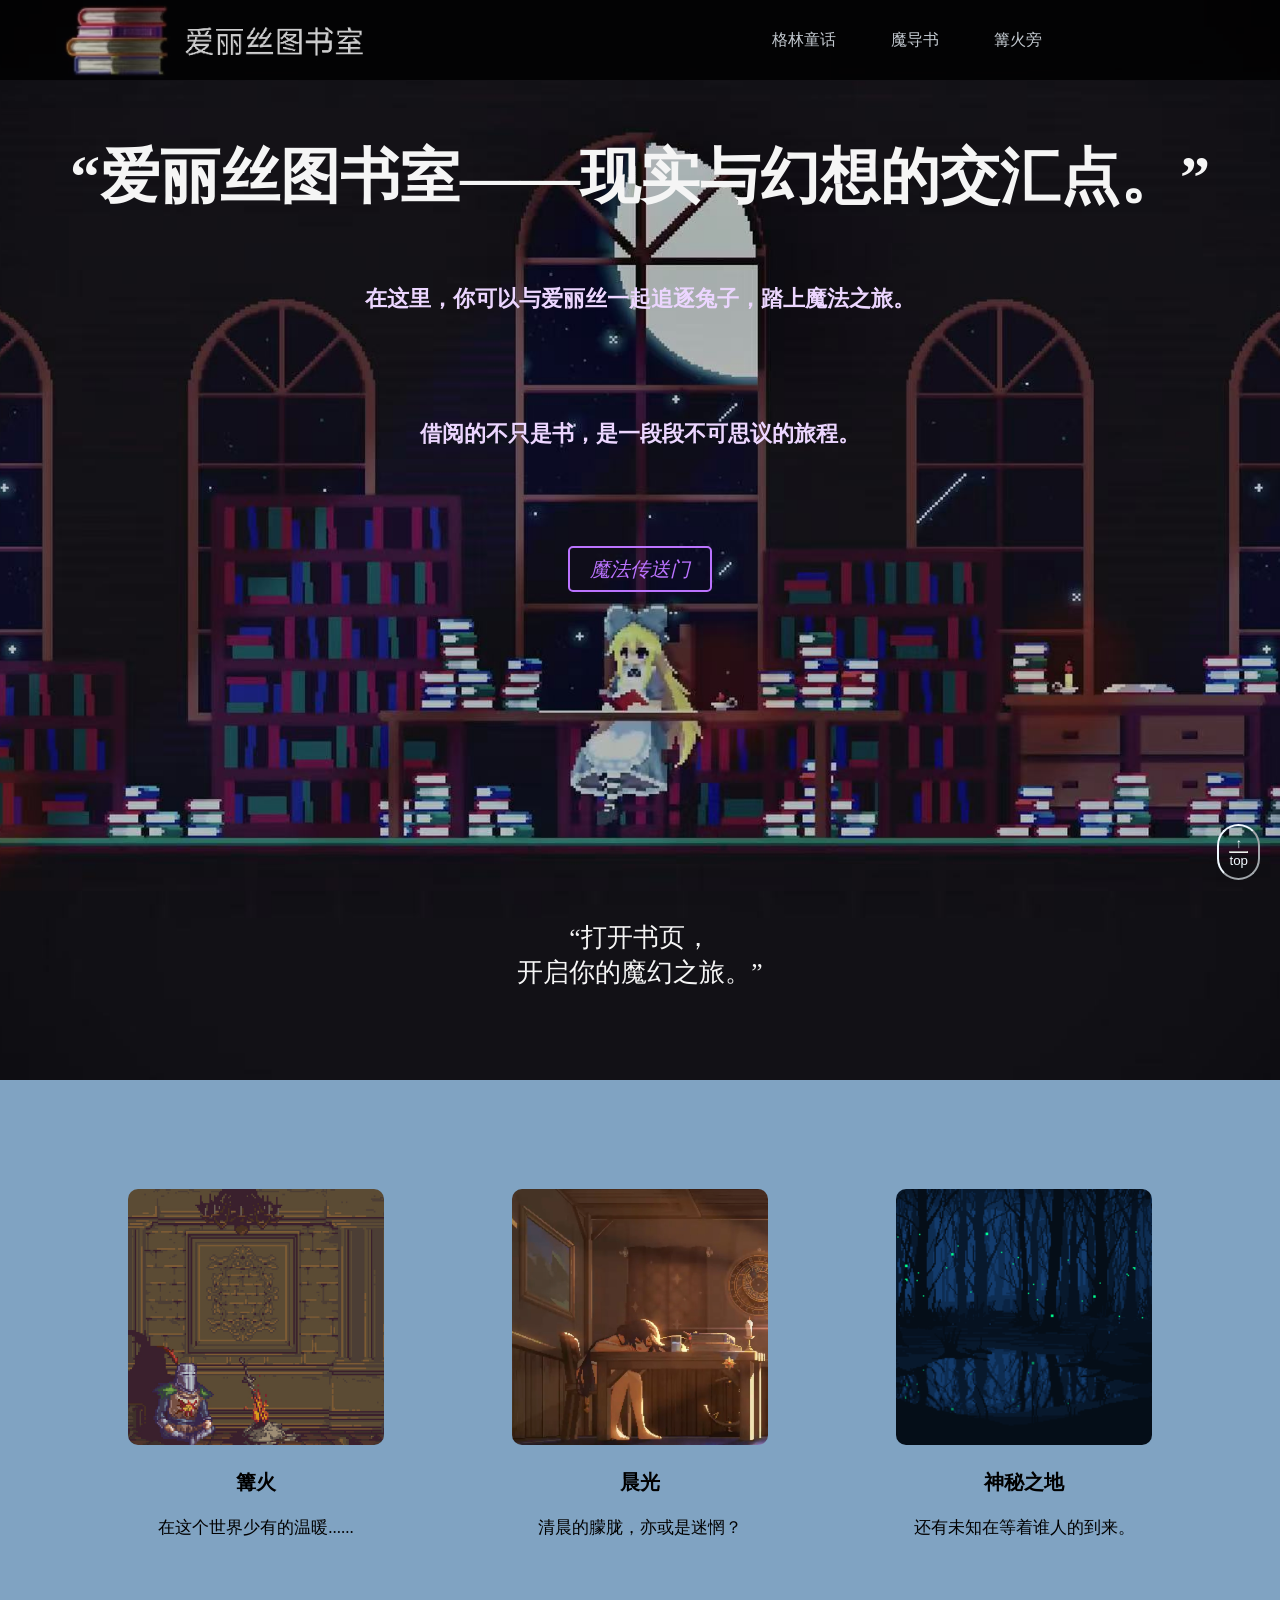
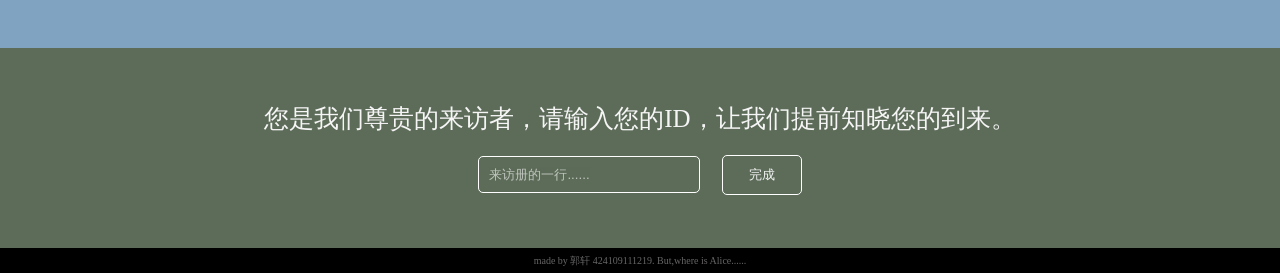
<file: index.html>
<!DOCTYPE html>
<html lang="zh-CN">
<head>
    <meta charset="UTF-8">
    <meta name="viewport" content="width=device-width, initial-scale=1.0">
    <title>爱丽丝图书室</title>
    <!-- 全局样式 + 首页专用样式 -->
    <link rel="stylesheet" href="./css/index.css">
    <link rel="stylesheet" href="./css/global.css">
</head>

<body>
  <!-- ========== 页眉（固定导航） ========== -->
  <header>  
    <!-- ========== 手机端汉堡菜单按钮 ========== -->
    <button class="menu" id="menuBtn">☰</button>
    <h1><a class="op" href="./index.html">爱丽丝图书室</a></h1>
    <nav>
      <ul>
        <li><a href="./pages/grimm.html">格林童话</a></li>
        <li><a href="./pages/grimoire.html">魔导书</a></li>
        <li><a href="./pages/bonfire.html">篝火旁</a></li>
        <!-- 彩蛋项：点击提示“不知为何握不住门把手” -->
        <li><a onclick="window.alert('不知为何握不住门把手')" class="checked">爱丽丝密室</a></li>
      </ul>
    </nav>
  </header>


  <!-- ========== 侧边栏抽屉（手机端显示） ========== -->
  <div class="sidebar" id="sidebar">
    <ul>
      <li><a href="./pages/grimm.html">格林童话</a></li>
      <li><a href="./pages/grimoire.html">魔导书</a></li>
      <li><a href="./pages/bonfire.html">篝火旁</a></li>
      <li><a onclick="window.alert('不知为何握不住门把手')" class="checked">爱丽丝密室</a></li>
    </ul>
  </div>
  <!-- 遮罩层：点击关闭侧边栏 -->
  <div class="overlay" id="overlay"></div>

  <main>
    <!-- 第一部分：英雄区 -->
    <section class="hero">
      <!-- 盒子1：主要文字内容 -->
      <div class="hero-text-box">
        <h2>“爱丽丝图书室——现实与幻想的交汇点。”</h2>
        <p class="hero-sub"><strong>在这里，你可以与爱丽丝一起追逐兔子，踏上魔法之旅。</strong></p>
        <p class="hero-sub"><strong>借阅的不只是书，是一段段不可思议的旅程。</strong></p>
        <p class="hero-link">
          <a target="_blank" href="https://mzh.moegirl.org.cn/%E7%88%B1%E4%B8%BD%E4%B8%9D(BLACK_SOULS)#"><em>魔法传送门</em></a>
        </p>
      </div>
      <!-- 盒子2：引语 -->
      <div class="hero-quote-box">
        <blockquote>“打开书页，<br>开启你的魔幻之旅。”</blockquote>
      </div>
    </section>

    <!-- 第三部分：特色卡片区 -->
    <section class="features">
      <div class="feature-card">
        <img src="./images/篝火.jpg" alt="篝火">
        <h3>篝火</h3>
        <p>在这个世界少有的温暖......</p>
      </div>
      <div class="feature-card">
        <img src="./images/莫娜.jpg" alt="清晨">
        <h3>晨光</h3>
        <p>清晨的朦胧，亦或是迷惘？</p>
      </div>
      <div class="feature-card">
        <img src="./images/萤火虫.gif" alt="萤火虫">
        <h3>神秘之地</h3>
        <p>还有未知在等着谁人的到来。</p>
      </div>
    </section>
  </main>

  <!-- 第四部分：来访者ID表单 -->
  <section class="visitor-form">
    <p>您是我们尊贵的来访者，请输入您的ID，让我们提前知晓您的到来。</p>
    <form>
      <input type="text" placeholder="来访册的一行......" required>
      <button type="submit">完成</button>
    </form>
  </section>

  <!-- 回到顶部按钮 -->
  <button class="menu2"><a href="#">&#x2191<hr>top</a></button>

  <!-- 页脚 -->
  <footer>
    <p>made by 郭轩 424109111219. But,where is Alice......</p>
  </footer>

  <!-- 侧边栏交互脚本 -->
  <script src="./js/sidebar.js"></script>
</body>
</html>
</file>
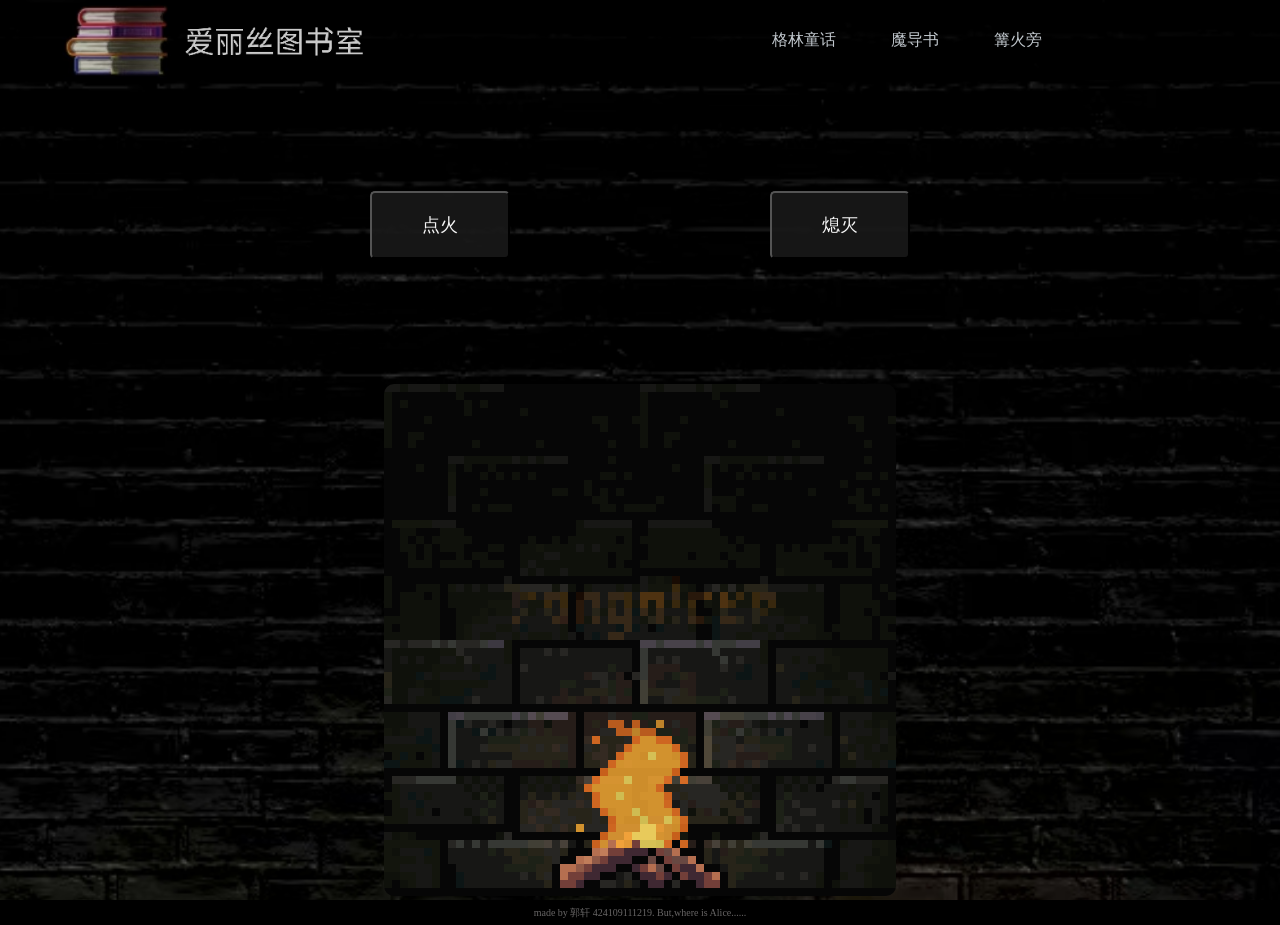
<file: pages/bonfire.html>
<!DOCTYPE html>
<html lang="zh-CN">
<head>
    <meta charset="UTF-8">
    <meta name="viewport" content="width=device-width, initial-scale=1.0">
    <title>篝火旁</title>
    <link rel="stylesheet" href="../css/bonfire.css">
    <link rel="stylesheet" href="../css/global.css">
</head>
<body class="body">
  <header> 
    <button class="menu" id="menuBtn">☰</button>
    <h1><a class="op" href="../index.html">爱丽丝图书室</a></h1>
    <nav>
      <ul>
        <li><a href="./grimm.html">格林童话</a></li>
        <li><a href="./grimoire.html">魔导书</a></li>
        <li><a href="./bonfire.html">篝火旁</a></li>
        <li><a onclick="window.alert('不知为何握不住门把手')" class="checked">爱丽丝密室</a></li>
      </ul>
    </nav>
  </header>


  <div class="sidebar" id="sidebar">
    <ul>
      <li><a href="./grimm.html">格林童话</a></li>
      <li><a href="./grimoire.html">魔导书</a></li>
      <li><a href="./bonfire.html">篝火旁</a></li>
      <li><a onclick="window.alert('不知为何握不住门把手')" class="checked">爱丽丝密室</a></li>
    </ul>
  </div>
  <div class="overlay" id="overlay"></div>

  <main>
    <section class="bonfire-top">
      <div>
        <button onclick="document.getElementById('fire').src='../images/篝火.gif'">点火</button>
        <button onclick="document.getElementById('fire').src='../images/灭.jpg'">熄灭</button>
      </div>
    </section>

    <section class="bonfire-bottom">
      <div class="bonfire-img">
        <img id="fire" src="../images/篝火.gif" alt="篝火">
      </div>
    </section>
  </main>

  <footer>
    <p>made by 郭轩 424109111219. But,where is Alice......</p>
  </footer>

  <script src="../js/sidebar.js"></script>
</body>
</html>
</file>
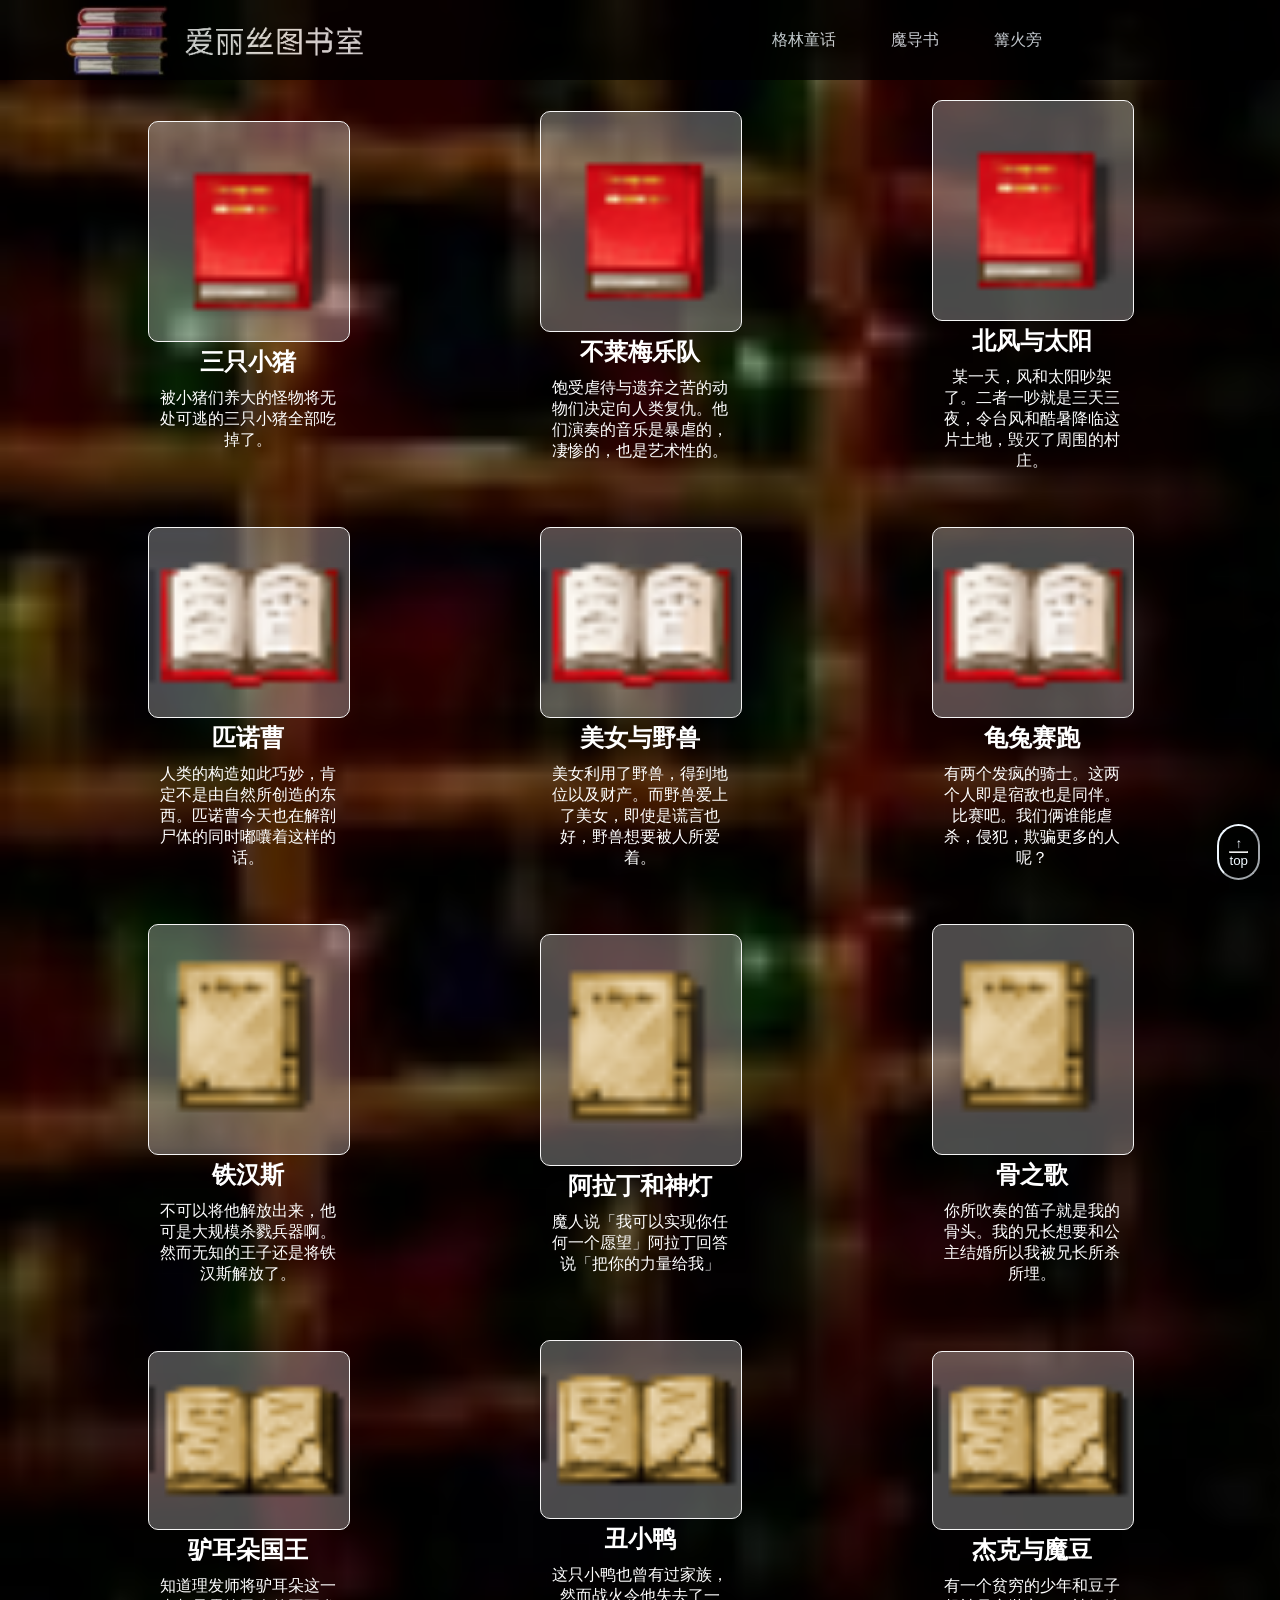
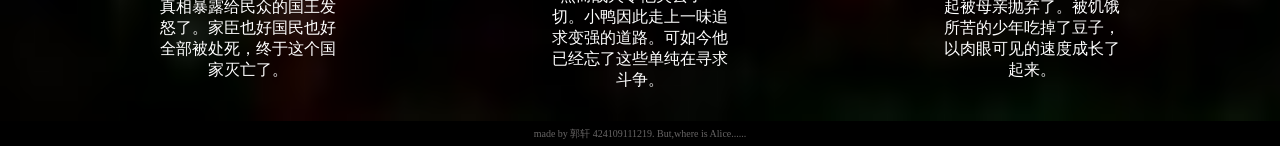
<file: pages/grimm.html>
<!DOCTYPE html>
<html lang="zh-CN">
<head>
    <meta charset="UTF-8">
    <meta name="viewport" content="width=device-width, initial-scale=1.0">
    <title>格林童话</title>
    <link rel="stylesheet" href="../css/grimm.css">
    <link rel="stylesheet" href="../css/global.css">
</head>
<body>
  <header>  
    <!-- 汉堡菜单按钮 -->
    <button class="menu" id="menuBtn">☰</button>
    <h1><a class="op" href="../index.html">爱丽丝图书室</a></h1>
    <nav>
      <ul>
        <li><a href="./grimm.html">格林童话</a></li>
        <li><a href="./grimoire.html">魔导书</a></li>
        <li><a href="./bonfire.html">篝火旁</a></li>
        <li><a onclick="window.alert('不知为何握不住门把手')" class="checked">爱丽丝密室</a></li>
      </ul>
    </nav>
  </header>

  

  <!-- 侧边栏抽屉 -->
  <div class="sidebar" id="sidebar">
    <ul>
      <li><a href="./grimm.html">格林童话</a></li>
      <li><a href="./grimoire.html">魔导书</a></li>
      <li><a href="./bonfire.html">篝火旁</a></li>
      <li><a onclick="window.alert('不知为何握不住门把手')" class="checked">爱丽丝密室</a></li>
    </ul>
  </div>
  <div class="overlay" id="overlay"></div>

  <!-- 主内容：原 .style0 → .grimm-bg -->
  <main class="grimm-bg">
    <!-- 第一行书籍（原 .style1） -->
    <section class="book-row-primary">
      <div>
        <img src="../images/书1.png" alt="book">
        <h2>三只小猪</h2>
        <p>被小猪们养大的怪物将无处可逃的三只小猪全部吃掉了。</p>
      </div>
      <div>
        <img src="../images/书1.png" alt="book">
        <h2>不莱梅乐队</h2>
        <p>饱受虐待与遗弃之苦的动物们决定向人类复仇。他们演奏的音乐是暴虐的，凄惨的，也是艺术性的。</p>
      </div>
      <div>
        <img src="../images/书1.png" alt="book">
        <h2>北风与太阳</h2>
        <p>某一天，风和太阳吵架了。二者一吵就是三天三夜，令台风和酷暑降临这片土地，毁灭了周围的村庄。</p>
      </div>
    </section>

    <!-- 后续行（原 .style2） -->
    <section class="book-row-secondary">
      <div>
        <img src="../images/书2.png" alt="book">
        <h2>匹诺曹</h2>
        <p>人类的构造如此巧妙，肯定不是由自然所创造的东西。匹诺曹今天也在解剖尸体的同时嘟囔着这样的话。</p>
      </div>
      <div>
        <img src="../images/书2.png" alt="book">
        <h2>美女与野兽</h2>
        <p>美女利用了野兽，得到地位以及财产。而野兽爱上了美女，即使是谎言也好，野兽想要被人所爱着。</p>
      </div>
      <div>
        <img src="../images/书2.png" alt="book">
        <h2>龟兔赛跑</h2>
        <p>有两个发疯的骑士。这两个人即是宿敌也是同伴。比赛吧。我们俩谁能虐杀，侵犯，欺骗更多的人呢？</p>
      </div>
    </section>

    <section class="book-row-secondary">
      <div>
        <img src="../images/书3.png" alt="book">
        <h2>铁汉斯</h2>
        <p>不可以将他解放出来，他可是大规模杀戮兵器啊。然而无知的王子还是将铁汉斯解放了。</p>
      </div>
      <div>
        <img src="../images/书3.png" alt="book">
        <h2>阿拉丁和神灯</h2>
        <p>魔人说「我可以实现你任何一个愿望」阿拉丁回答说「把你的力量给我」</p>
      </div>
      <div>
        <img src="../images/书3.png" alt="book">
        <h2>骨之歌</h2>
        <p>你所吹奏的笛子就是我的骨头。我的兄长想要和公主结婚所以我被兄长所杀所埋。</p>
        
      </div>
    </section>

    <section class="book-row-secondary">
      <div>
        <img src="../images/书4.png" alt="book">
        <h2>驴耳朵国王</h2>
        <p>知道理发师将驴耳朵这一真相暴露给民众的国王发怒了。家臣也好国民也好全部被处死，终于这个国家灭亡了。</p>
      </div>
      <div>
        <img src="../images/书4.png" alt="book">
        <h2>丑小鸭</h2>
        <p>这只小鸭也曾有过家族，然而战火令他失去了一切。小鸭因此走上一味追求变强的道路。可如今他已经忘了这些单纯在寻求斗争。</p>
      </div>
      <div>
        <img src="../images/书4.png" alt="book">
        <h2>杰克与魔豆</h2>
        <p>有一个贫穷的少年和豆子起被母亲抛弃了。被饥饿所苦的少年吃掉了豆子，以肉眼可见的速度成长了起来。</p>
      </div>
    </section>

    <!-- 回到顶部按钮 -->
    <button class="menu2"><a href="#">&#x2191<hr>top</a></button>
  </main>

  <footer>
    <p>made by 郭轩 424109111219. But,where is Alice......</p>
  </footer>

  <script src="../js/sidebar.js"></script>
</body>
</html>
</file>
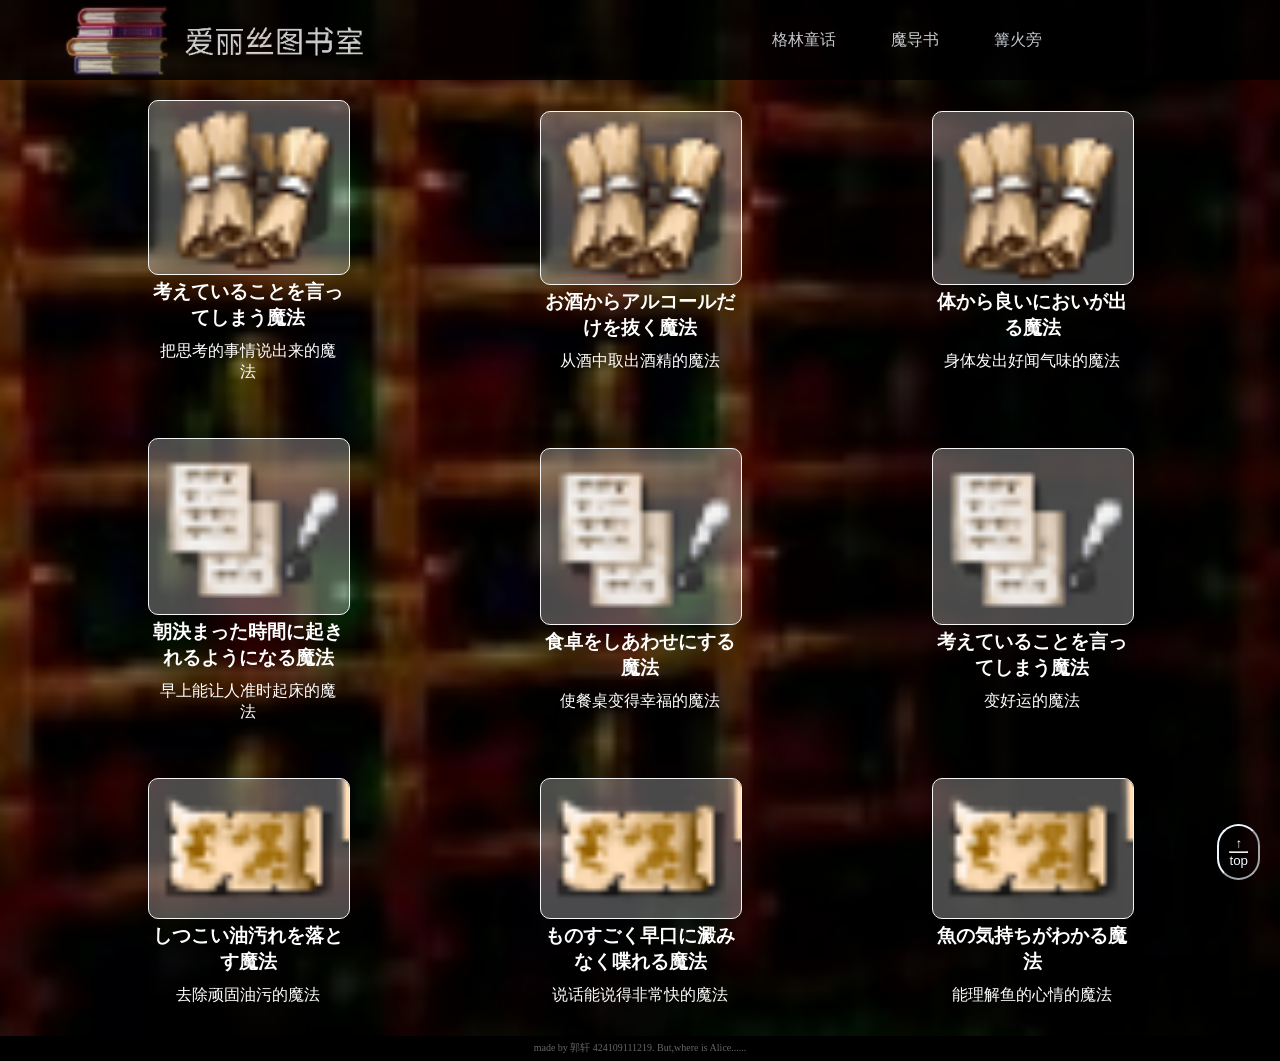
<file: pages/grimoire.html>
<!DOCTYPE html>
<html lang="zh-CN">
<head>
    <meta charset="UTF-8">
    <meta name="viewport" content="width=device-width, initial-scale=1.0">
    <title>魔导书</title>
    <link rel="stylesheet" href="../css/grimoire.css">
    <link rel="stylesheet" href="../css/global.css">
</head>
<body>
  <header>  
    <!-- 汉堡菜单按钮 -->
    <button class="menu" id="menuBtn">☰</button>
    <h1><a class="op" href="../index.html">爱丽丝图书室</a></h1>
    <nav>
      <ul>
        <li><a href="./grimm.html">格林童话</a></li>
        <li><a href="./grimoire.html">魔导书</a></li>
        <li><a href="./bonfire.html">篝火旁</a></li>
        <li><a onclick="window.alert('不知为何握不住门把手')" class="checked">爱丽丝密室</a></li>
      </ul>
    </nav>
  </header>

  

  <!-- 侧边栏抽屉 -->
  <div class="sidebar" id="sidebar">
    <ul>
      <li><a href="./grimm.html">格林童话</a></li>
      <li><a href="./grimoire.html">魔导书</a></li>
      <li><a href="./bonfire.html">篝火旁</a></li>
      <li><a onclick="window.alert('不知为何握不住门把手')" class="checked">爱丽丝密室</a></li>
    </ul>
  </div>
  <div class="overlay" id="overlay"></div>

  <!-- 主内容： -->
  <main class="grimoire-bg">
    <!-- 第一行魔导书（ -->
    <section class="grimoire-row-primary">
      <div>
        <img src="../images/卷轴.png" alt="卷轴">
        <h3>考えていることを言ってしまう魔法</h3>
        <p>把思考的事情说出来的魔法</p>
      </div>
      <div>
        <img src="../images/卷轴.png" alt="卷轴">
        <h3>お酒からアルコールだけを抜く魔法</h3>
        <p>从酒中取出酒精的魔法</p>
      </div>
      <div>
        <img src="../images/卷轴.png" alt="卷轴">
        <h3>体から良いにおいが出る魔法</h3>
        <p>身体发出好闻气味的魔法</p>
      </div>
    </section>

    <!-- 第二行 -->
    <section class="grimoire-row-secondary">
      <div>
        <img src="../images/书信.png" alt="书信">
        <h3>朝決まった時間に起きれるようになる魔法</h3>
        <p>早上能让人准时起床的魔法</p>
      </div>
      <div>
        <img src="../images/书信.png" alt="书信">
        <h3>食卓をしあわせにする魔法</h3>
        <p>使餐桌变得幸福的魔法</p>
      </div>
      <div>
        <img src="../images/书信.png" alt="书信">
        <h3>考えていることを言ってしまう魔法</h3>
        <p>变好运的魔法</p>
      </div>
    </section>

    <!-- 第三行 -->
    <section class="grimoire-row-secondary">
      <div>
        <img src="../images/开卷轴.png" alt="开卷轴">
        <h3>しつこい油汚れを落とす魔法</h3>
        <p>去除顽固油污的魔法</p>
      </div>
      <div>
        <img src="../images/开卷轴.png" alt="开卷轴">
        <h3>ものすごく早口に澱みなく喋れる魔法</h3>
        <p>说话能说得非常快的魔法</p>
      </div>
      <div>
        <img src="../images/开卷轴.png" alt="开卷轴">
        <h3>魚の気持ちがわかる魔法</h3>
        <p>能理解鱼的心情的魔法</p>
      </div>
    </section>

    <!-- 回到顶部按钮 -->
    <button class="menu2"><a href="#">&#x2191<hr>top</a></button>
  </main>

  <footer>
    <p>made by 郭轩 424109111219. But,where is Alice......</p>
  </footer>

  <script src="../js/sidebar.js"></script>
</body>
</html>
</file>
<file: css/index.css>
/* ----- 第一部分：英雄区 ----- */
.hero {
    background-color: antiquewhite;
    color: whitesmoke;
    height: 120vh;
    background-image: url(../images/长灰.jpg);
    background-repeat: no-repeat;
    background-size: cover;
    background-position: center;
    display: flex;
    flex-direction: column;
    justify-content: space-between;
    align-items: center;
}

.hero h2 {
    font-size: 60px;
    margin: 250px 25px 25px;
}
.hero-sub {
    color: rgb(236, 214, 255);
    font-size: 20px;
    margin: 15px;
}
.hero-link {
    margin: 50px 50px 50px;
}
.hero a {
    font-size: 20px;
    color: rgb(187, 115, 255);
    text-decoration: none;
    border: 2px solid rgb(187, 115, 255);
    padding: 10px 20px;
    border-radius: 5px;
}
.hero a:hover {
    color: whitesmoke;
    border: 2px solid whitesmoke;
    padding: 10px 20px;
    border-radius: 5px;
}
.hero blockquote {
    font-size: 25px;
    margin-top: 42vh;
}

/* ===== 英雄区文字盒子 ===== */
.hero-text-box,
.hero-quote-box {
    margin-bottom: 30px;
    text-align: center;
}

.hero-text-box {
    margin-top: 15vh;
    text-align: center;
    line-height: 5;
}

.hero-quote-box {
    margin-bottom: 10vh;
}

.hero-text-box h2 {
    margin-top: 0;
    margin-bottom: 20px;
    line-height: 1.4;
}

.hero-text-box .hero-sub {
    margin: 25px 0;
    font-size: 22px;
}

.hero-text-box .hero-link {
    margin: 30px 0 0;
}

.hero-quote-box blockquote {
    margin-top: 8vh;
    font-size: 1.6rem;
}



/* ----- 第三部分：特色卡片区 ----- */
.features {
    display: flex;
    background-color: rgb(128, 163, 194);
    justify-content: space-between;
    align-items: center;
    padding: 5vh 5vw;
}
.feature-card {
    width: 300px;
    text-align: center;
    margin: 5vw 5vw;
}
.feature-card img {
    width: 100%;
    border-radius: 10px;
    transition: 0.1s;
}
.feature-card img:hover {
    transform: scale(1.1);
    transition: 0.1s ease;
}
.feature-card h3 {
    font-size: 20px;
    margin: 20px;
}
.feature-card p {
    font-size: 17px;
}

/* ----- 第四部分：访客表单区 ----- */
.visitor-form {
    background-color: rgb(93, 108, 89);
    color: whitesmoke;
    height: 200px;
    display: flex;
    flex-direction: column;
    text-align: center;
    justify-content: center;
    font-size: 25px;
}
.visitor-form p {
    margin-bottom: 20px;
}
.visitor-form input,
.visitor-form button {
    background-color: transparent;
    color: whitesmoke;
    border: 1px solid rgb(255, 255, 255);
    border-radius: 5px;
    padding: 10px;
}
.visitor-form input {
    width: 200px;
    margin-right: 15px;
}
.visitor-form button {
    width: 80px;
    cursor: pointer;
}
.visitor-form button:hover {
    color: black;
    border-color: black;
}
input::placeholder {
    color: rgb(255, 255, 255);
    opacity: 0.6;
}
input:focus {
    outline: none;
    border-color: black;
}

/* 回到顶部按钮（已移至 global.css，这里保留兼容） */
.menu2 {
    border-radius: 300px;
    padding: 10px;
    bottom: 20px;
    right: 20px;
    position: fixed;
    cursor: pointer;
    background-color: transparent;
    border-color: aliceblue;
}
.menu2 a {
    color: aliceblue;
    text-decoration: none;
}
.menu2 a:hover {
    color: rgb(235, 212, 255);
}
.menu2:hover {
    border-color: rgb(235, 212, 255);
}


/* ========== 响应式设计（手机 ≤768px） ========== */
@media screen and (max-width: 768px) {

    .hero-text-box {
        margin-top: 20vh;
    }

    .hero-quote-box {
        margin-top: 0;
    }

    .hero-quote-box blockquote {
        margin-bottom: 0;
        font-size: 1.5rem;
        line-height: 1.4;
    }

    .hero-text-box h2 {
        font-size: 1.8rem;
        margin: 0 0 15px;
    }

    .hero-text-box .hero-sub {
        font-size: 1rem;
        margin: 8px 0;
    }

    /* 特色卡片区响应式 */
    .features {
        flex-direction: column;
    }
    .feature-card {
        width: 50%;
    }

    .visitor-form p {
        margin-left: 25px;
        margin-right: 25px;
        font-size: 13px;
    }
}
</file>
<file: css/global.css>
/* ========== 全局重置 & 基础样式 ========== */
* {
    margin: 0%;
    padding: 0%;
}

/* ========== 页眉区域 ========== */
header {
    background-color: black;
    height: 80px;
    width: 100%;
    position: fixed;
    opacity: 0.8;
    z-index: 100;
}

header h1 {
    color: whitesmoke;
    position: absolute;
    left: 10px;
    top: 0;
    line-height: 80px;
    background-image: url(../images/logo.jpg);
    background-size: 80%;
    background-repeat: no-repeat;
    background-position: center;
    width: 400px;
    text-indent: 50px;
    font-size: 40px;
    letter-spacing: 15px;
    transition: 0.1s;
}

header h1:hover {
    background-size: 70%;
    transition: 0.1s;
}

/* 标题中的链接（透明文字，仅作点击区域） */
.op {
    color: rgb(255, 255, 255, 0);
}

header ul {
    position: absolute;
    right: 4vw;
    top: 0;
    line-height: 80px;
}

header a {
    color: aliceblue;
    text-decoration-line: none;
}

header a:hover {
    text-decoration: underline;
    cursor: pointer;
}

header li {
    display: inline;
    margin-right: 4vw;
}

/* ========== 回到顶部按钮（.menu2） ========== */
.menu2 {
    border-radius: 300px;
    padding: 10px;
    bottom: 20px;
    right: 20px;
    position: fixed;
    cursor: pointer;
    background-color: transparent;
    border-color: aliceblue;
}

.menu2 a {
    color: aliceblue;
    text-decoration: none;
}

.menu2 a:hover {
    color: rgb(235, 212, 255);
}

.menu2:hover {
    border-color: rgb(235, 212, 255);
}

/* ========== 页脚 ========== */
footer {
    background-color: rgb(0, 0, 0);
    color: rgb(103, 101, 101);
    height: 25px;
    display: flex;
    flex-direction: column;
    text-align: center;
    justify-content: center;
    font-size: 10px;
}

/* ========== 彩蛋项样式（爱丽丝密室） ========== */
.checked {
    opacity: 0;
    transition: 0.3s;
    text-decoration: line-through;
    cursor: pointer;
}

.checked:hover {
    opacity: 1;
    text-decoration: line-through;
    transition: 0.3s;
}

.sidebar .checked {
    text-decoration: line-through;
}

.sidebar .checked:hover {
    text-decoration: line-through;
}

/* ========== 侧边栏抽屉（手机端） ========== */
.sidebar {
    position: fixed;
    top: 0;
    left: -100%;
    width: 260px;
    height: 100%;
    background-color: rgba(0, 0, 0, 0.95);
    z-index: 1000;
    transition: left 0.3s ease;
    padding: 80px 20px 20px;
    box-shadow: 2px 0 10px rgba(0, 0, 0, 0.5);
}

.sidebar.open {
    left: 0;
}

.sidebar ul {
    list-style: none;
    padding: 0;
    margin: 0;
}

.sidebar li {
    margin: 20px 0;
}

.sidebar a {
    color: aliceblue;
    text-decoration: none;
    font-size: 20px;
    display: block;
    padding: 12px 16px;
    border-radius: 8px;
    transition: 0.2s;
}

.sidebar a:hover {
    background-color: rgba(187, 115, 255, 0.3);
    text-decoration: none;
}

/* 遮罩层（点击关闭侧边栏） */
.overlay {
    position: fixed;
    top: 0;
    left: 0;
    width: 100%;
    height: 100%;
    background-color: rgba(0, 0, 0, 0.5);
    z-index: 999;
    display: none;
}

.overlay.show {
    display: block;
}

/* ========== 汉堡菜单按钮（默认隐藏，手机端显示） ========== */
.menu {
    position: absolute;
    top: 11px;
    left: 20px;
    display: none;
    background-color: transparent;
    color: rgb(255, 255, 255);
    font-size: 35px;
    border: 1px solid rgb(187, 115, 255);
    border-radius: 5px;
    padding: 5px 12px;
    cursor: pointer;
    z-index: 1001;
    background: none;
}

.menu:hover {
    background-color: rgba(187, 115, 255, 0.3);
}

/* ========== 响应式设计（手机 ≤768px） ========== */
@media screen and (max-width: 768px) {

    /* 显示汉堡菜单按钮 */
    .menu {
        position: absolute;
        top: 11px;
        left: 20px;
        display: block;
        background-color: transparent;
        color: rgb(255, 255, 255);
        font-size: 35px;
        border-color: rgb(187, 115, 255);
        border-radius: 5px;
        padding: 5px 10px 5px 10px;
        cursor: pointer;
        z-index: 10000;
    }

    .menu a:hover {
        text-decoration: none;
    }

    /* 调整页眉标题样式 */
    header h1 {
        background-size: 50%;
        left: 50%;
        transform: translateX(-50%);
        text-indent: 35%;
    }

    header h1:hover {
        background-size: 40%;
        transition: 0.1s;
    }

    /* 隐藏桌面导航菜单 */
    header ul {
        display: none;
    }

    /* 调整标题内透明文字的字体 */
    .op {
        font-size: 25px;
        letter-spacing: normal;
    }
}
</file>
<file: css/bonfire.css>
/* ========== 篝火旁页面专属样式 ========== */

/* 页面背景*/
.body {
    min-height: 100vh;
    background-image: url(../images/黑墙.jpg);
    background-repeat: no-repeat;
    background-size: cover;
    background-position: center;
}

/* 上半部分容器 */
.bonfire-top {
    height: 50vh;
    display: flex;
    flex-direction: column;
    align-items: center;
    justify-content: center;
}

/* 下半部分容器 */
.bonfire-bottom {
    height: 50vh;
    display: flex;
    flex-direction: column;
    align-items: center;
    justify-content: flex-end;
}


/* 篝火图片样式 */
.bonfire-img img {
    border-radius: 10px;
}

/* 点火/熄灭按钮样式 */
.bonfire-top div button {
    margin: 10vw;
    padding: 20px 50px;
    color: whitesmoke;
    background-color: rgb(25, 25, 25, 0.9);
    border-radius: 5px;
    font-size: large;
    cursor: pointer;
}

/* 响应式：手机端 ≤768px */
@media screen and (max-width: 768px) {
    .bonfire-img img {
        width: 350px;
    }
    .bonfire-top div button {
        margin: 5vw;
    }
}
</file>
<file: css/grimm.css>
/* ========== 格林童话页面专属样式 ========== */
/* 原 .style0 → 页面背景 */
.grimm-bg {
    background-color: antiquewhite;
    background-image: url(../images/书架.jpg);
    background-repeat: no-repeat;
    background-size: cover;
    background-position: 45%;
    height: 100%;
}

/* 第一行书籍容器（原 .style1） */
.book-row-primary {
    padding: 0vw 10vw;
    display: flex;
    justify-content: space-between;
    align-items: center;
}

.book-row-primary div {
    width: 200px;
    color: white;
    text-align: center;
    margin: 100px 20px 20px;
}

.book-row-primary img {
    background-color: rgb(241, 241, 241, 0.3);
    width: 100%;
    border: 1px whitesmoke solid;
    border-radius: 10px;
    transition: 0.1s;
}

.book-row-primary img:hover {
    transform: translatey(-10px) rotate(8deg);
    transition: 0.1s;
}

.book-row-primary p {
    margin: 10px;
}

/* 其他行书籍容器（原 .style2） */
.book-row-secondary {
    padding: 0vw 10vw;
    display: flex;
    align-items: center;
    justify-content: space-between;
}

.book-row-secondary div {
    color: white;
    width: 200px;
    text-align: center;
    margin: 25px 20px 20px;
}

.book-row-secondary img {
    background-color: rgb(241, 241, 241, 0.3);
    width: 100%;
    border: 1px whitesmoke solid;
    border-radius: 10px;
    transition: 0.1s;
}

.book-row-secondary img:hover {
    transform: translatey(-10px) rotate(8deg);
}

.book-row-secondary p {
    margin: 10px;
}

/* 响应式：窄屏时改为垂直排列（原断点 786px 保持不变） */
@media screen and (max-width: 786px) {
    .book-row-primary,
    .book-row-secondary {
        flex-direction: column;
    }
    .book-row-primary {
        padding-top: 100px;
    }
    .book-row-primary div {
        justify-content: center;
        margin: 20px;
    }
}
</file>
<file: css/grimoire.css>
/* ========== 魔导书页面专属样式 ========== */
/* 原 .style0 → 页面背景 */
.grimoire-bg {
    background-color: antiquewhite;
    background-image: url(../images/书架.jpg);
    background-repeat: no-repeat;
    background-size: cover;
    background-position: 45%;
    height: 100%;
}

/* 第一行容器（原 .style1） */
.grimoire-row-primary {
    padding: 0vw 10vw;
    display: flex;
    justify-content: space-between;
    align-items: center;
}

.grimoire-row-primary div {
    width: 200px;
    color: white;
    text-align: center;
    margin: 100px 20px 20px;
}

.grimoire-row-primary img {
    background-color: rgb(241, 241, 241, 0.3);
    width: 100%;
    border: 1px whitesmoke solid;
    border-radius: 10px;
    transition: 0.1s;
}

.grimoire-row-primary img:hover {
    transform: translatey(-10px) rotate(8deg);
    transition: 0.1s;
}

.grimoire-row-primary p {
    margin: 10px;
}

/* 其他行容器（原 .style2） */
.grimoire-row-secondary {
    padding: 0vw 10vw;
    display: flex;
    align-items: center;
    justify-content: space-between;
}

.grimoire-row-secondary div {
    color: white;
    width: 200px;
    text-align: center;
    margin: 25px 20px 20px;
}

.grimoire-row-secondary img {
    background-color: rgb(241, 241, 241, 0.3);
    width: 100%;
    border: 1px whitesmoke solid;
    border-radius: 10px;
    transition: 0.1s;
}

.grimoire-row-secondary img:hover {
    transform: translatey(-10px) rotate(8deg);
}

.grimoire-row-secondary p {
    margin: 10px;
}

/* 响应式：窄屏垂直排列（原断点 786px 保持不变） */
@media screen and (max-width: 786px) {
    .grimoire-row-primary,
    .grimoire-row-secondary {
        flex-direction: column;
    }
    .grimoire-row-primary {
        padding-top: 100px;
    }
    .grimoire-row-primary div {
        justify-content: center;
        margin: 20px;
    }
}
</file>
